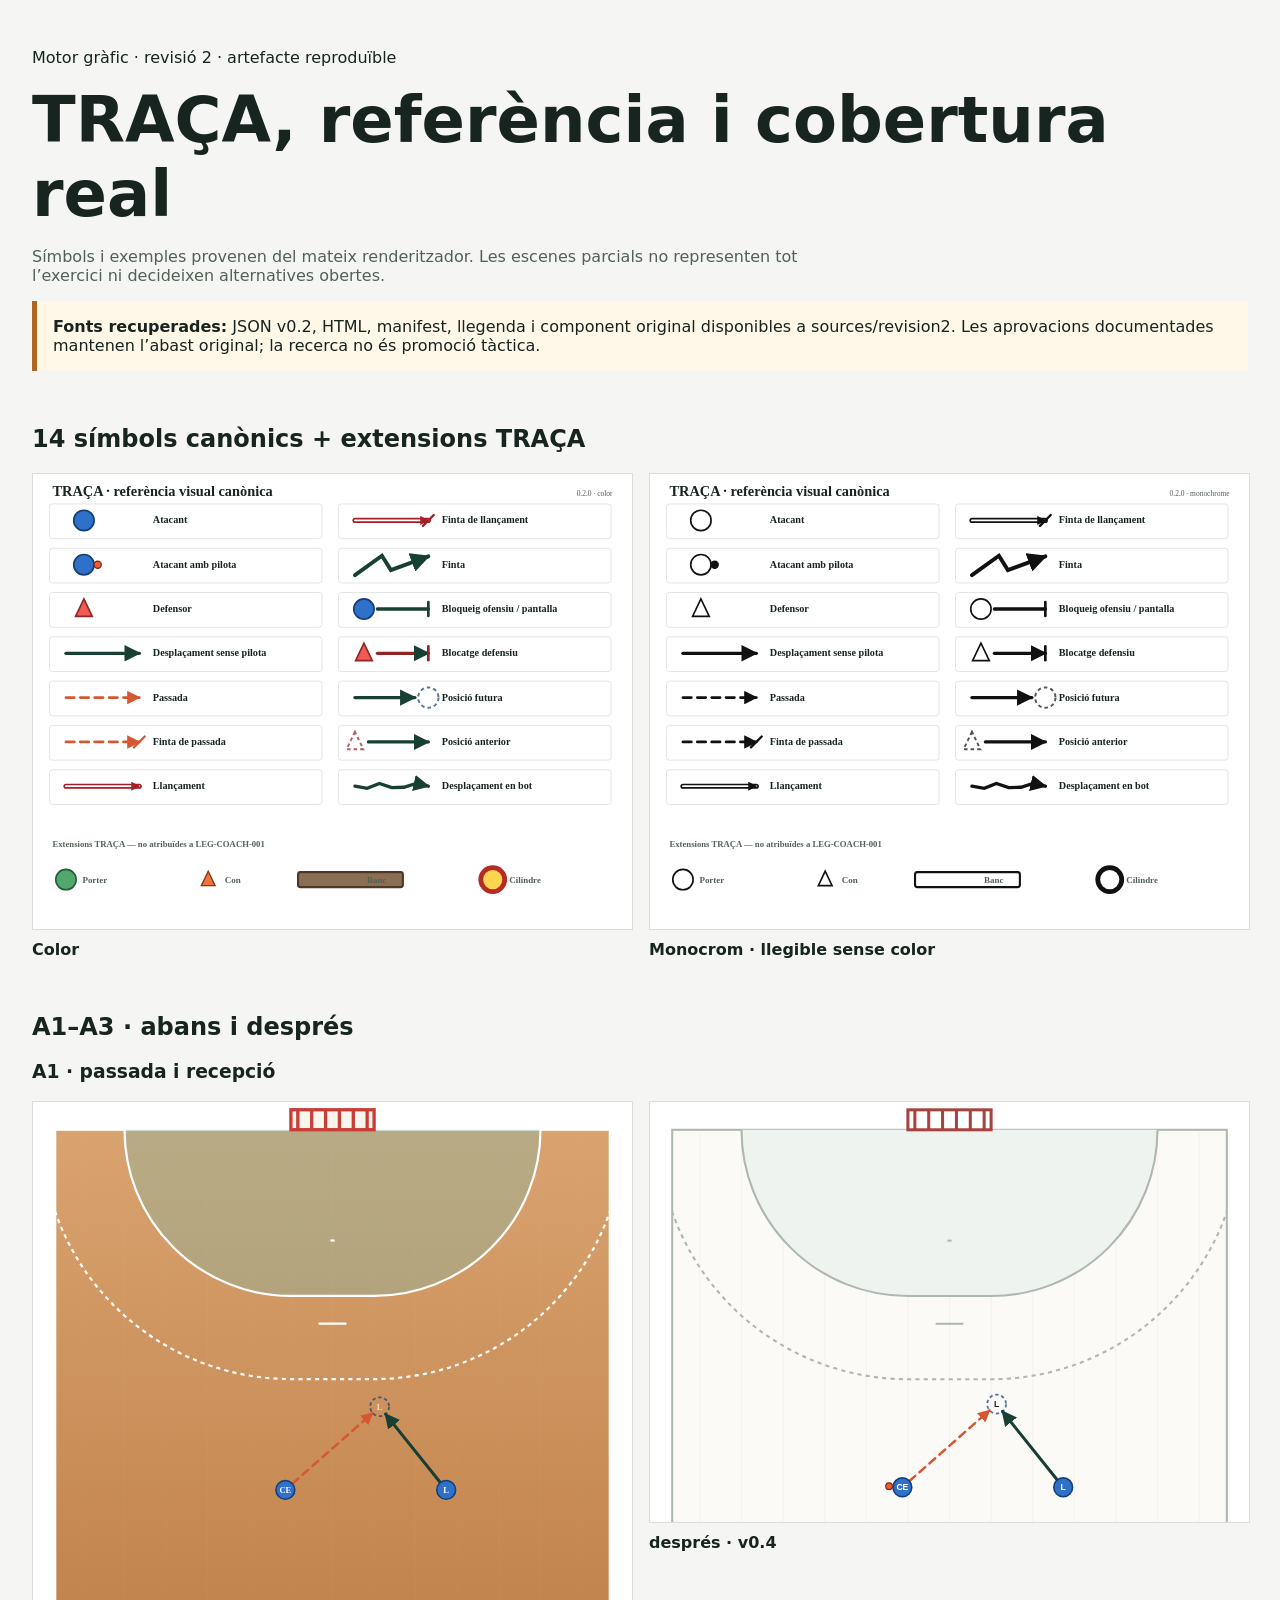
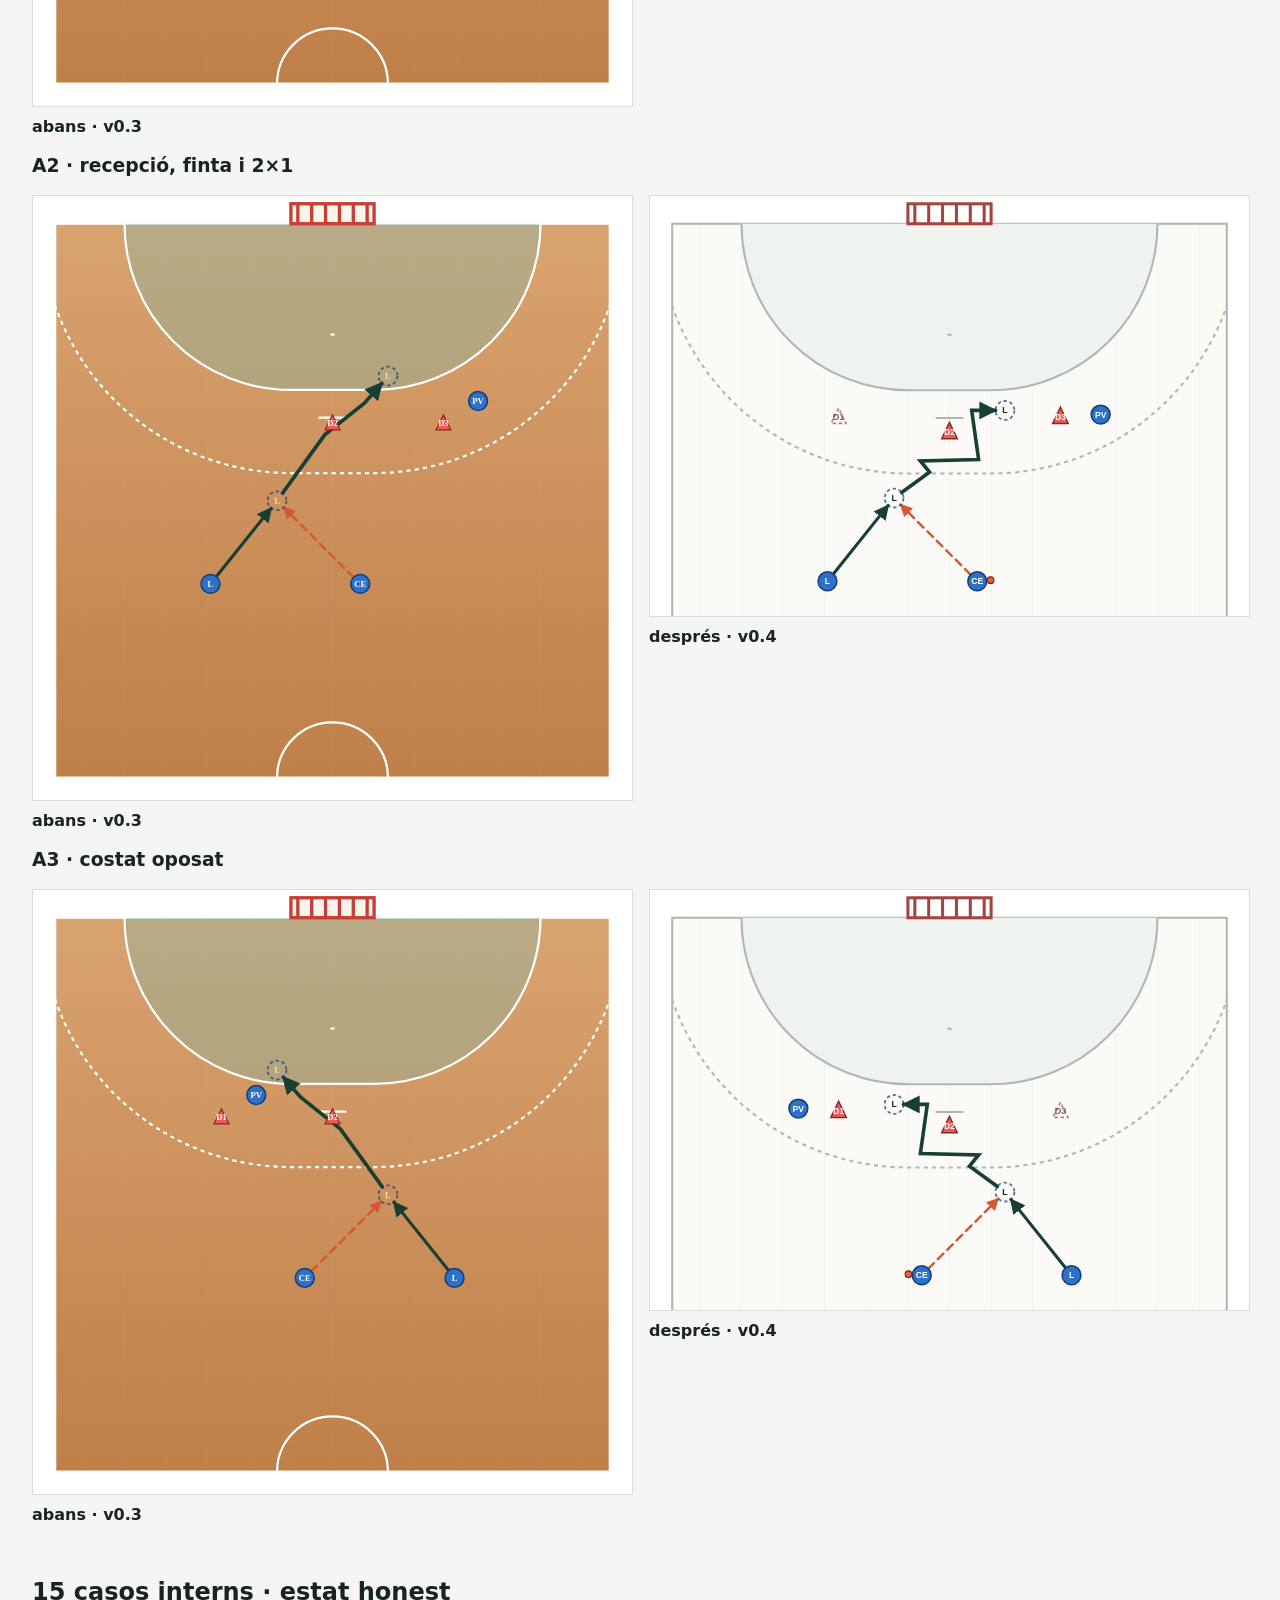
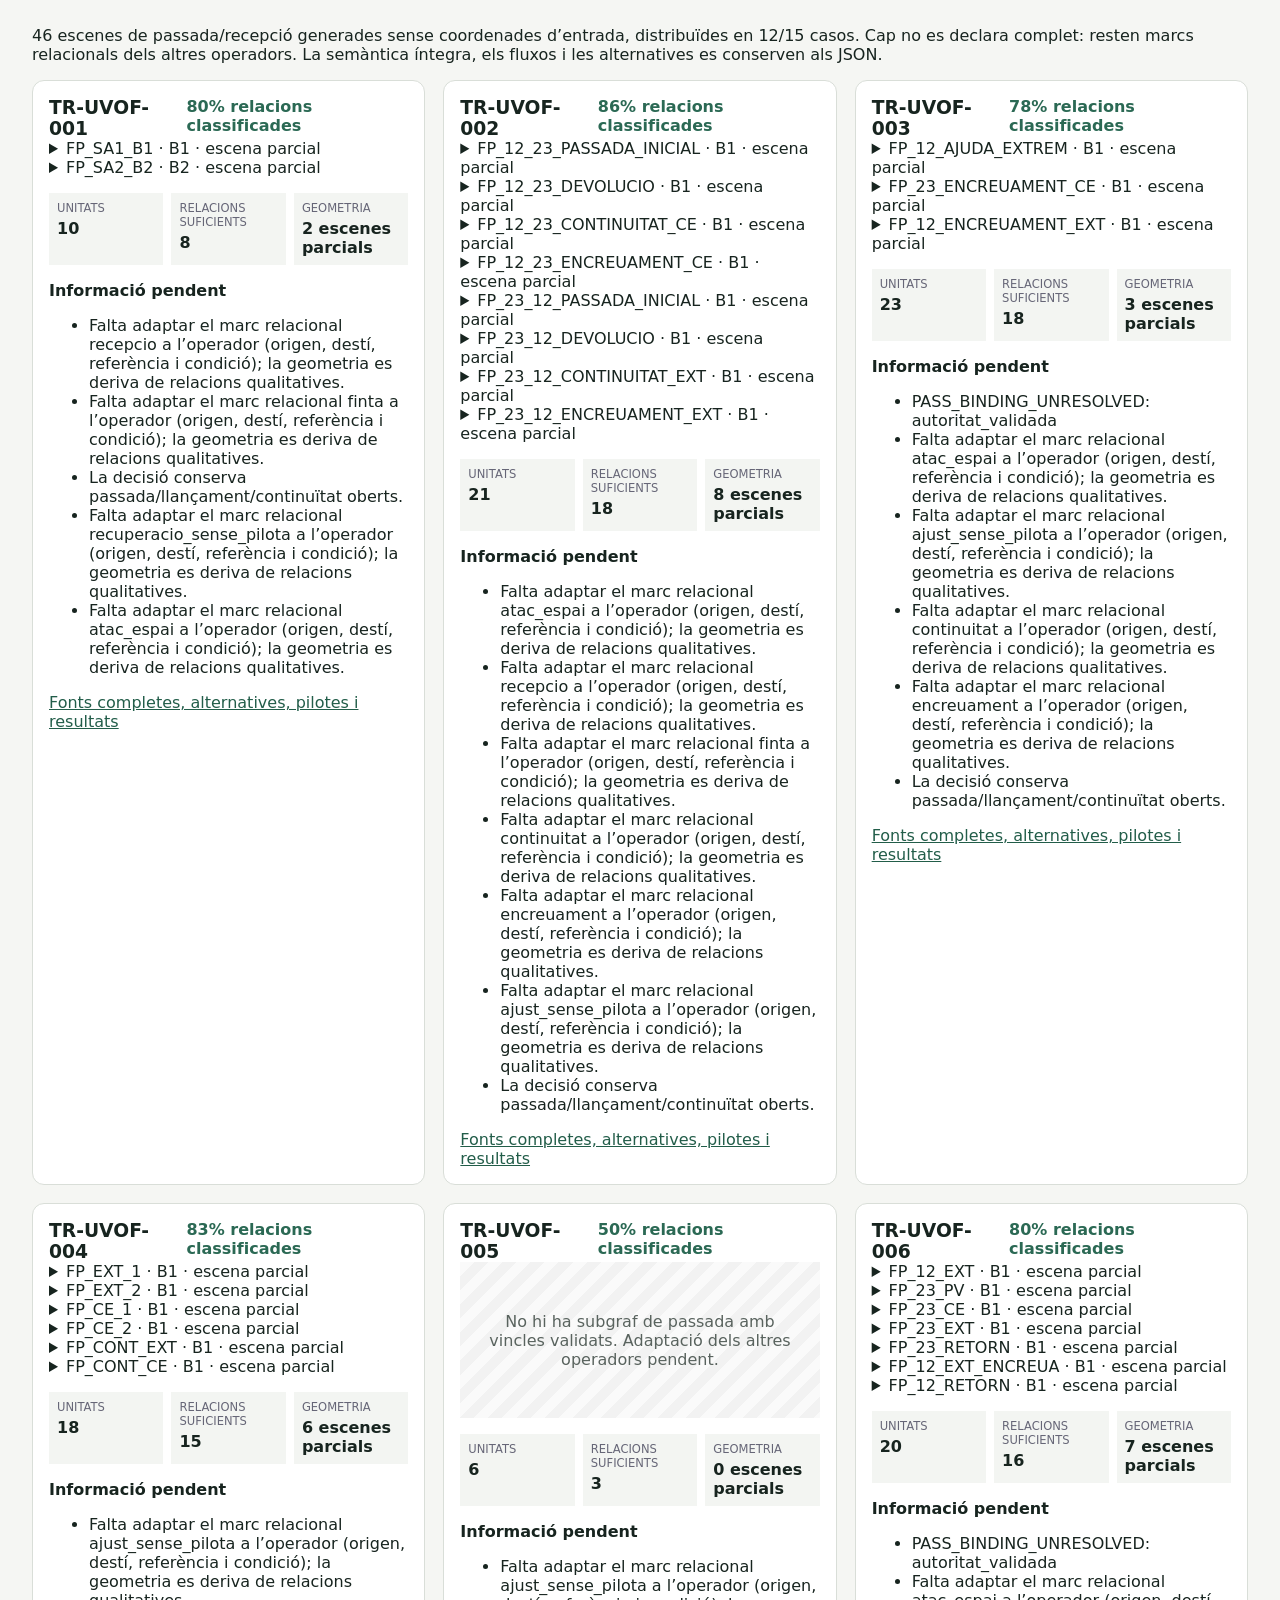
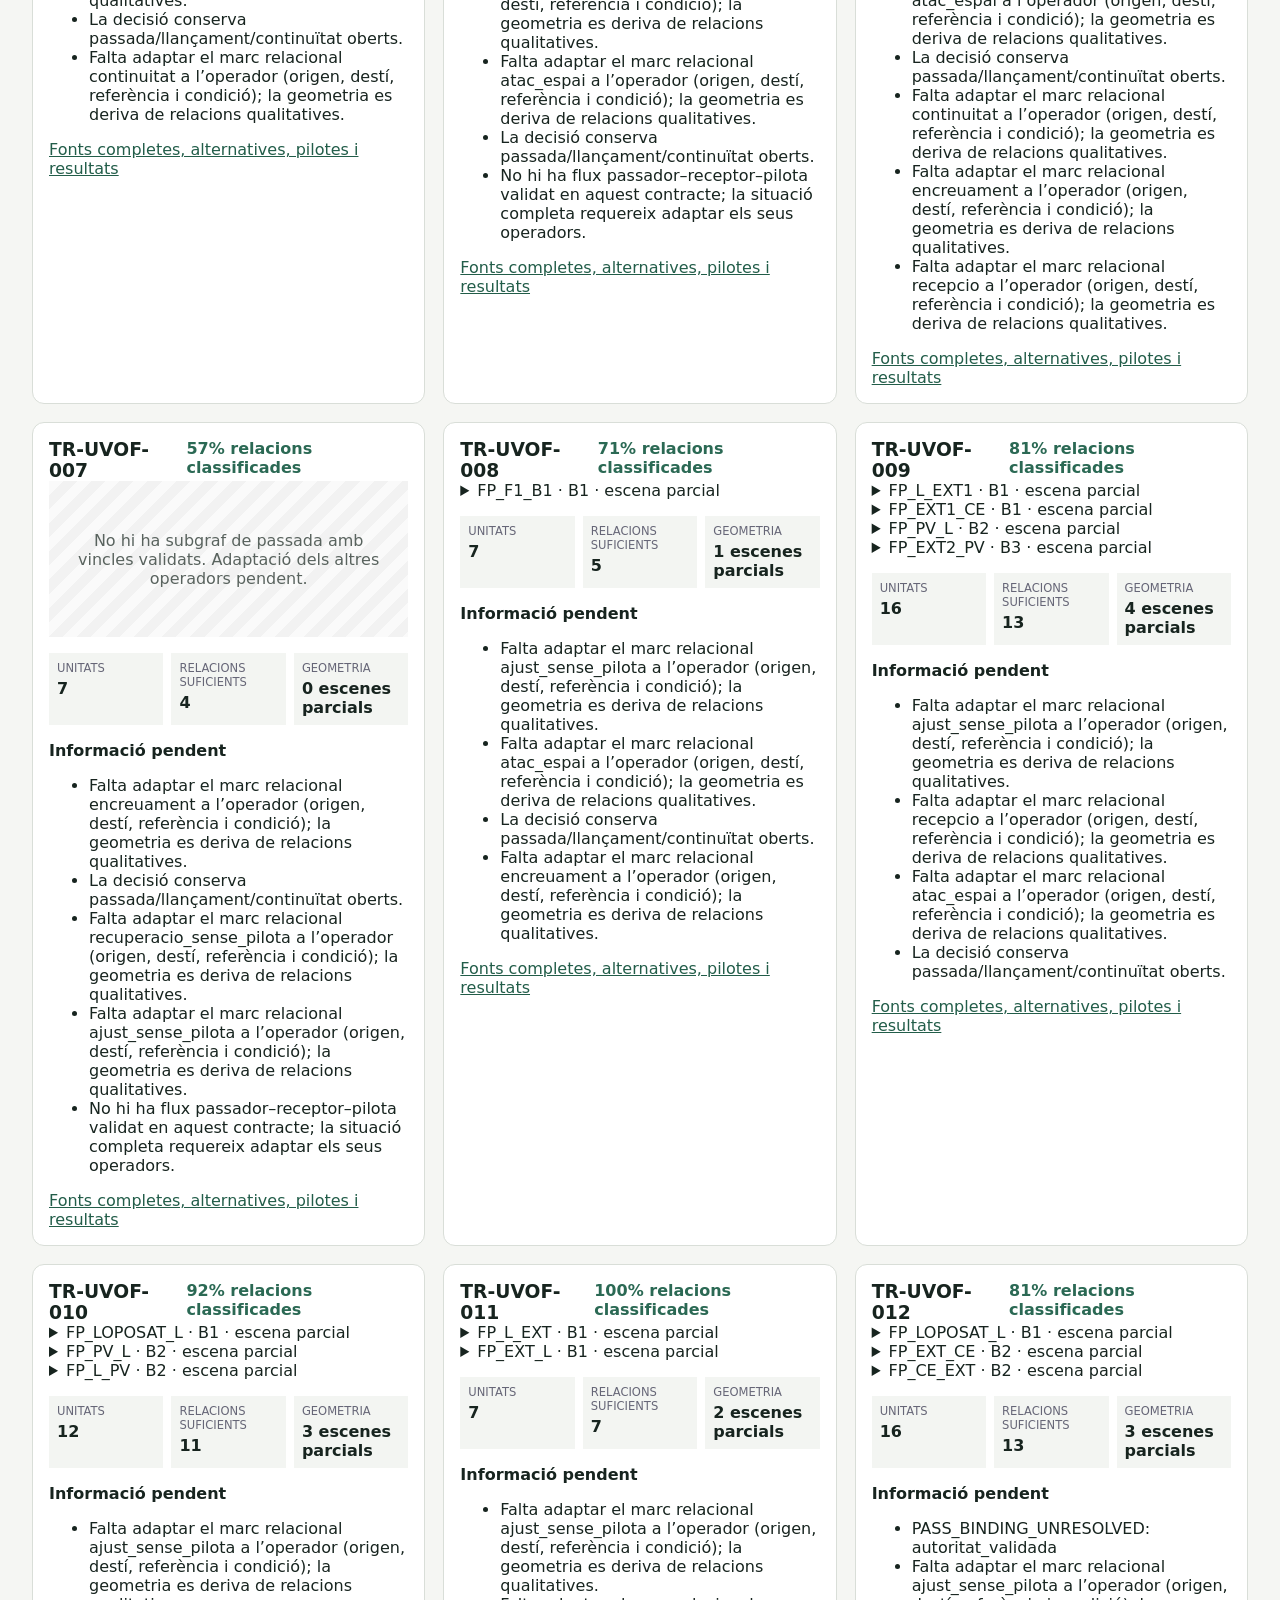
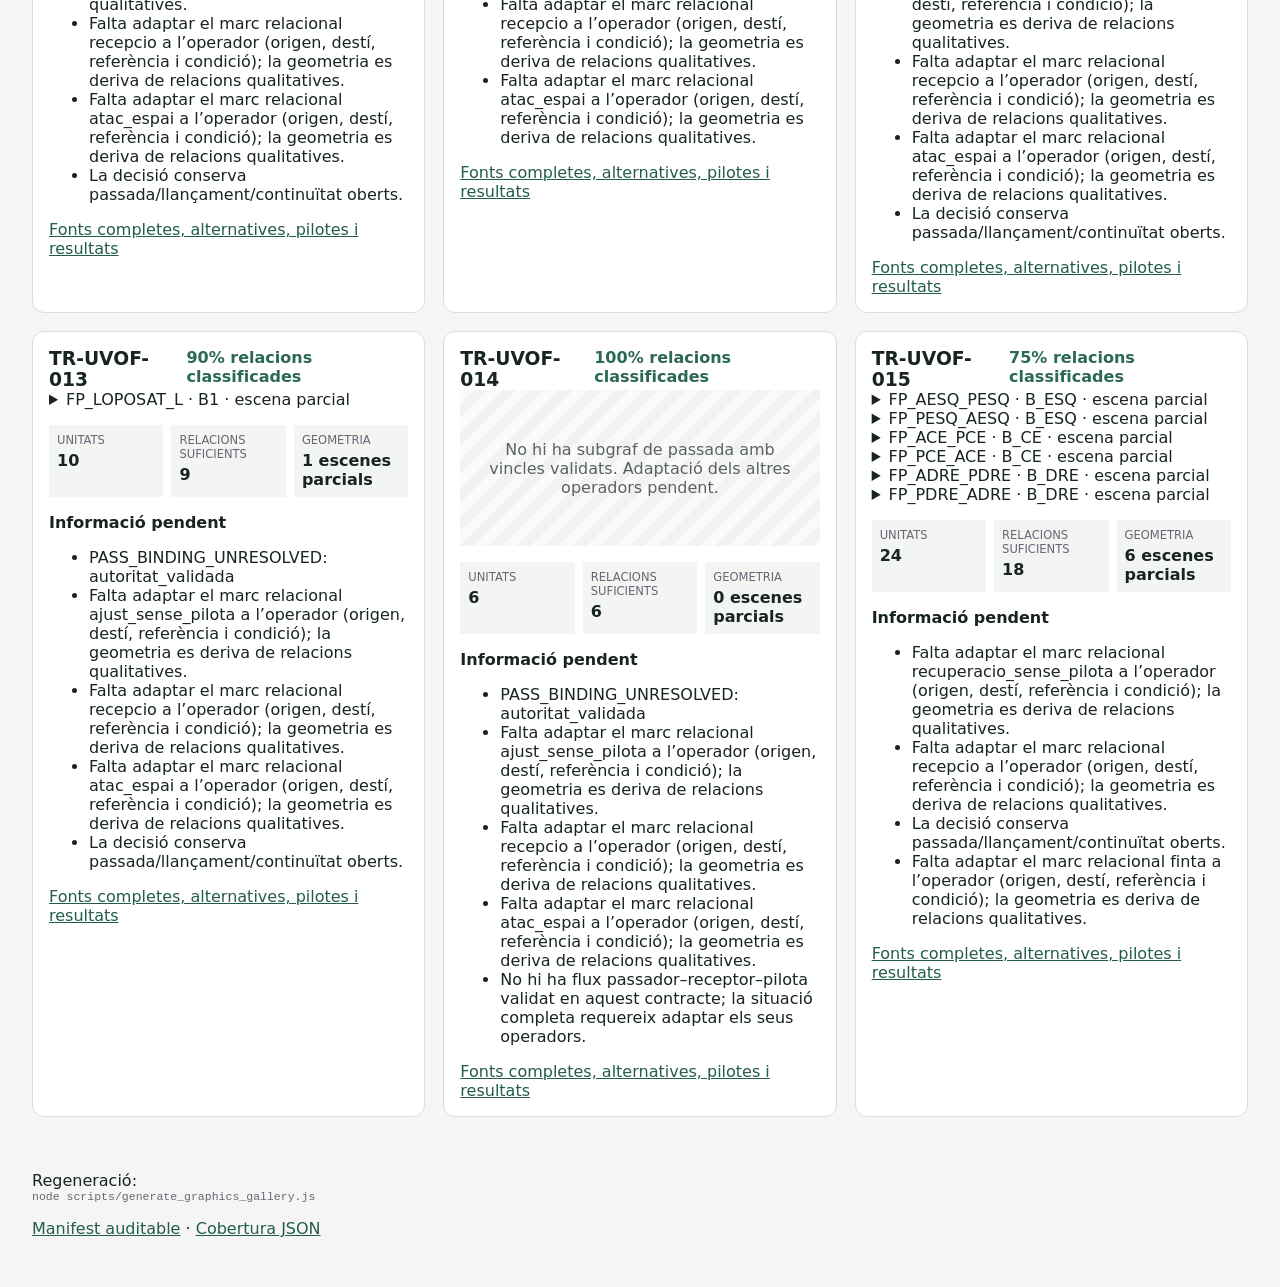
<file: examples/graphics-gallery/index.html>
<!doctype html><html lang="ca"><head><meta charset="utf-8"><meta name="viewport" content="width=device-width,initial-scale=1"><title>TRAÇA · galeria del motor gràfic</title><style>
  :root{font-family:Inter,system-ui,sans-serif;color:#17241f;background:#f5f6f3}body{margin:0}main{max-width:1440px;margin:auto;padding:32px}h1{font-size:clamp(2rem,5vw,4rem);margin:.1em 0}.lead{max-width:78ch;color:#526056}.notice{padding:16px;border-left:5px solid #b06724;background:#fff7e8}.sheets,.compare,.cases{display:grid;gap:18px}.sheets{grid-template-columns:repeat(auto-fit,minmax(420px,1fr))}.sheets img,.compare img,.case-card img{width:100%;background:#fff;border:1px solid #d9ded8}.compare{grid-template-columns:1fr 1fr}figure{margin:0}figcaption{font-weight:700;margin-top:6px}.cases{grid-template-columns:repeat(auto-fit,minmax(300px,1fr))}.case-card{background:white;border:1px solid #d9ded8;border-radius:12px;padding:16px}.case-card header{display:flex;justify-content:space-between;gap:12px}.case-card h3{margin:0}.case-card span{color:#2b6954;font-weight:800}.case-card dl{display:grid;grid-template-columns:repeat(3,1fr);gap:8px}.case-card dl div{background:#f3f5f2;padding:8px}.case-card dt{font-size:.72rem;text-transform:uppercase;color:#667}.case-card dd{margin:4px 0 0;font-weight:700}.not-generated{min-height:120px;display:grid;place-items:center;text-align:center;padding:18px;background:repeating-linear-gradient(135deg,#fafafa,#fafafa 10px,#f2f2f2 10px,#f2f2f2 20px);color:#59635e}code{display:block;white-space:normal;font-size:.72rem;color:#667}section{margin:54px 0}a{color:#225d49}@media(max-width:700px){main{padding:18px}.sheets{grid-template-columns:1fr}.compare{grid-template-columns:1fr}.case-card dl{grid-template-columns:1fr}}
  </style></head><body><main><p>Motor gràfic · revisió 2 · artefacte reproduïble</p><h1>TRAÇA, referència i cobertura real</h1><p class="lead">Símbols i exemples provenen del mateix renderitzador. Les escenes parcials no representen tot l’exercici ni decideixen alternatives obertes.</p><aside class="notice"><strong>Fonts recuperades:</strong> JSON v0.2, HTML, manifest, llegenda i component original disponibles a sources/revision2. Les aprovacions documentades mantenen l’abast original; la recerca no és promoció tàctica.</aside>
  <section><h2>14 símbols canònics + extensions TRAÇA</h2><div class="sheets"><figure><img src="symbol-sheet-color.svg" alt="Làmina canònica en color"><figcaption>Color</figcaption></figure><figure><img src="symbol-sheet-monochrome.svg" alt="Làmina canònica monocroma"><figcaption>Monocrom · llegible sense color</figcaption></figure></div></section>
  <section><h2>A1–A3 · abans i després</h2><article><h3>A1 · passada i recepció</h3><div class="compare"><figure><img src="../general-geometry/comparison/a1-pass-reception-v0.3.svg" alt="A1 · passada i recepció, abans"><figcaption>abans · v0.3</figcaption></figure><figure><img src="../general-geometry/a1-pass-reception.svg" alt="A1 · passada i recepció, després"><figcaption>després · v0.4</figcaption></figure></div></article><article><h3>A2 · recepció, finta i 2×1</h3><div class="compare"><figure><img src="../general-geometry/comparison/a2-reception-feint-2x1-v0.3.svg" alt="A2 · recepció, finta i 2×1, abans"><figcaption>abans · v0.3</figcaption></figure><figure><img src="../general-geometry/a2-reception-feint-2x1.svg" alt="A2 · recepció, finta i 2×1, després"><figcaption>després · v0.4</figcaption></figure></div></article><article><h3>A3 · costat oposat</h3><div class="compare"><figure><img src="../general-geometry/comparison/a3-opposite-side-v0.3.svg" alt="A3 · costat oposat, abans"><figcaption>abans · v0.3</figcaption></figure><figure><img src="../general-geometry/a3-opposite-side.svg" alt="A3 · costat oposat, després"><figcaption>després · v0.4</figcaption></figure></div></article></section>
  <section><h2>15 casos interns · estat honest</h2><p>46 escenes de passada/recepció generades sense coordenades d’entrada, distribuïdes en 12/15 casos. Cap no es declara complet: resten marcs relacionals dels altres operadors. La semàntica íntegra, els fluxos i les alternatives es conserven als JSON.</p><div class="cases"><article class="case-card"><header><h3>TR-UVOF-001</h3><span>80% relacions classificades</span></header><details><summary>FP_SA1_B1 · B1 · escena parcial</summary><img src="TR-UVOF-001-scene-1.svg" alt="Subgraf de passada resolt; no és tot l’exercici"></details><details><summary>FP_SA2_B2 · B2 · escena parcial</summary><img src="TR-UVOF-001-scene-2.svg" alt="Subgraf de passada resolt; no és tot l’exercici"></details><dl><div><dt>unitats</dt><dd>10</dd></div><div><dt>relacions suficients</dt><dd>8</dd></div><div><dt>geometria</dt><dd>2 escenes parcials</dd></div></dl><strong>Informació pendent</strong><ul><li>Falta adaptar el marc relacional recepcio a l’operador (origen, destí, referència i condició); la geometria es deriva de relacions qualitatives.</li><li>Falta adaptar el marc relacional finta a l’operador (origen, destí, referència i condició); la geometria es deriva de relacions qualitatives.</li><li>La decisió conserva passada/llançament/continuïtat oberts.</li><li>Falta adaptar el marc relacional recuperacio_sense_pilota a l’operador (origen, destí, referència i condició); la geometria es deriva de relacions qualitatives.</li><li>Falta adaptar el marc relacional atac_espai a l’operador (origen, destí, referència i condició); la geometria es deriva de relacions qualitatives.</li></ul><a href="TR-UVOF-001-scenes.json">Fonts completes, alternatives, pilotes i resultats</a></article><article class="case-card"><header><h3>TR-UVOF-002</h3><span>86% relacions classificades</span></header><details><summary>FP_12_23_PASSADA_INICIAL · B1 · escena parcial</summary><img src="TR-UVOF-002-scene-1.svg" alt="Subgraf de passada resolt; no és tot l’exercici"></details><details><summary>FP_12_23_DEVOLUCIO · B1 · escena parcial</summary><img src="TR-UVOF-002-scene-2.svg" alt="Subgraf de passada resolt; no és tot l’exercici"></details><details><summary>FP_12_23_CONTINUITAT_CE · B1 · escena parcial</summary><img src="TR-UVOF-002-scene-3.svg" alt="Subgraf de passada resolt; no és tot l’exercici"></details><details><summary>FP_12_23_ENCREUAMENT_CE · B1 · escena parcial</summary><img src="TR-UVOF-002-scene-4.svg" alt="Subgraf de passada resolt; no és tot l’exercici"></details><details><summary>FP_23_12_PASSADA_INICIAL · B1 · escena parcial</summary><img src="TR-UVOF-002-scene-5.svg" alt="Subgraf de passada resolt; no és tot l’exercici"></details><details><summary>FP_23_12_DEVOLUCIO · B1 · escena parcial</summary><img src="TR-UVOF-002-scene-6.svg" alt="Subgraf de passada resolt; no és tot l’exercici"></details><details><summary>FP_23_12_CONTINUITAT_EXT · B1 · escena parcial</summary><img src="TR-UVOF-002-scene-7.svg" alt="Subgraf de passada resolt; no és tot l’exercici"></details><details><summary>FP_23_12_ENCREUAMENT_EXT · B1 · escena parcial</summary><img src="TR-UVOF-002-scene-8.svg" alt="Subgraf de passada resolt; no és tot l’exercici"></details><dl><div><dt>unitats</dt><dd>21</dd></div><div><dt>relacions suficients</dt><dd>18</dd></div><div><dt>geometria</dt><dd>8 escenes parcials</dd></div></dl><strong>Informació pendent</strong><ul><li>Falta adaptar el marc relacional atac_espai a l’operador (origen, destí, referència i condició); la geometria es deriva de relacions qualitatives.</li><li>Falta adaptar el marc relacional recepcio a l’operador (origen, destí, referència i condició); la geometria es deriva de relacions qualitatives.</li><li>Falta adaptar el marc relacional finta a l’operador (origen, destí, referència i condició); la geometria es deriva de relacions qualitatives.</li><li>Falta adaptar el marc relacional continuitat a l’operador (origen, destí, referència i condició); la geometria es deriva de relacions qualitatives.</li><li>Falta adaptar el marc relacional encreuament a l’operador (origen, destí, referència i condició); la geometria es deriva de relacions qualitatives.</li><li>Falta adaptar el marc relacional ajust_sense_pilota a l’operador (origen, destí, referència i condició); la geometria es deriva de relacions qualitatives.</li><li>La decisió conserva passada/llançament/continuïtat oberts.</li></ul><a href="TR-UVOF-002-scenes.json">Fonts completes, alternatives, pilotes i resultats</a></article><article class="case-card"><header><h3>TR-UVOF-003</h3><span>78% relacions classificades</span></header><details><summary>FP_12_AJUDA_EXTREM · B1 · escena parcial</summary><img src="TR-UVOF-003-scene-1.svg" alt="Subgraf de passada resolt; no és tot l’exercici"></details><details><summary>FP_23_ENCREUAMENT_CE · B1 · escena parcial</summary><img src="TR-UVOF-003-scene-2.svg" alt="Subgraf de passada resolt; no és tot l’exercici"></details><details><summary>FP_12_ENCREUAMENT_EXT · B1 · escena parcial</summary><img src="TR-UVOF-003-scene-3.svg" alt="Subgraf de passada resolt; no és tot l’exercici"></details><dl><div><dt>unitats</dt><dd>23</dd></div><div><dt>relacions suficients</dt><dd>18</dd></div><div><dt>geometria</dt><dd>3 escenes parcials</dd></div></dl><strong>Informació pendent</strong><ul><li>PASS_BINDING_UNRESOLVED: autoritat_validada</li><li>Falta adaptar el marc relacional atac_espai a l’operador (origen, destí, referència i condició); la geometria es deriva de relacions qualitatives.</li><li>Falta adaptar el marc relacional ajust_sense_pilota a l’operador (origen, destí, referència i condició); la geometria es deriva de relacions qualitatives.</li><li>Falta adaptar el marc relacional continuitat a l’operador (origen, destí, referència i condició); la geometria es deriva de relacions qualitatives.</li><li>Falta adaptar el marc relacional encreuament a l’operador (origen, destí, referència i condició); la geometria es deriva de relacions qualitatives.</li><li>La decisió conserva passada/llançament/continuïtat oberts.</li></ul><a href="TR-UVOF-003-scenes.json">Fonts completes, alternatives, pilotes i resultats</a></article><article class="case-card"><header><h3>TR-UVOF-004</h3><span>83% relacions classificades</span></header><details><summary>FP_EXT_1 · B1 · escena parcial</summary><img src="TR-UVOF-004-scene-1.svg" alt="Subgraf de passada resolt; no és tot l’exercici"></details><details><summary>FP_EXT_2 · B1 · escena parcial</summary><img src="TR-UVOF-004-scene-2.svg" alt="Subgraf de passada resolt; no és tot l’exercici"></details><details><summary>FP_CE_1 · B1 · escena parcial</summary><img src="TR-UVOF-004-scene-3.svg" alt="Subgraf de passada resolt; no és tot l’exercici"></details><details><summary>FP_CE_2 · B1 · escena parcial</summary><img src="TR-UVOF-004-scene-4.svg" alt="Subgraf de passada resolt; no és tot l’exercici"></details><details><summary>FP_CONT_EXT · B1 · escena parcial</summary><img src="TR-UVOF-004-scene-5.svg" alt="Subgraf de passada resolt; no és tot l’exercici"></details><details><summary>FP_CONT_CE · B1 · escena parcial</summary><img src="TR-UVOF-004-scene-6.svg" alt="Subgraf de passada resolt; no és tot l’exercici"></details><dl><div><dt>unitats</dt><dd>18</dd></div><div><dt>relacions suficients</dt><dd>15</dd></div><div><dt>geometria</dt><dd>6 escenes parcials</dd></div></dl><strong>Informació pendent</strong><ul><li>Falta adaptar el marc relacional ajust_sense_pilota a l’operador (origen, destí, referència i condició); la geometria es deriva de relacions qualitatives.</li><li>La decisió conserva passada/llançament/continuïtat oberts.</li><li>Falta adaptar el marc relacional continuitat a l’operador (origen, destí, referència i condició); la geometria es deriva de relacions qualitatives.</li></ul><a href="TR-UVOF-004-scenes.json">Fonts completes, alternatives, pilotes i resultats</a></article><article class="case-card"><header><h3>TR-UVOF-005</h3><span>50% relacions classificades</span></header><div class="not-generated">No hi ha subgraf de passada amb vincles validats. Adaptació dels altres operadors pendent.</div><dl><div><dt>unitats</dt><dd>6</dd></div><div><dt>relacions suficients</dt><dd>3</dd></div><div><dt>geometria</dt><dd>0 escenes parcials</dd></div></dl><strong>Informació pendent</strong><ul><li>Falta adaptar el marc relacional ajust_sense_pilota a l’operador (origen, destí, referència i condició); la geometria es deriva de relacions qualitatives.</li><li>Falta adaptar el marc relacional atac_espai a l’operador (origen, destí, referència i condició); la geometria es deriva de relacions qualitatives.</li><li>La decisió conserva passada/llançament/continuïtat oberts.</li><li>No hi ha flux passador–receptor–pilota validat en aquest contracte; la situació completa requereix adaptar els seus operadors.</li></ul><a href="TR-UVOF-005-scenes.json">Fonts completes, alternatives, pilotes i resultats</a></article><article class="case-card"><header><h3>TR-UVOF-006</h3><span>80% relacions classificades</span></header><details><summary>FP_12_EXT · B1 · escena parcial</summary><img src="TR-UVOF-006-scene-1.svg" alt="Subgraf de passada resolt; no és tot l’exercici"></details><details><summary>FP_23_PV · B1 · escena parcial</summary><img src="TR-UVOF-006-scene-2.svg" alt="Subgraf de passada resolt; no és tot l’exercici"></details><details><summary>FP_23_CE · B1 · escena parcial</summary><img src="TR-UVOF-006-scene-3.svg" alt="Subgraf de passada resolt; no és tot l’exercici"></details><details><summary>FP_23_EXT · B1 · escena parcial</summary><img src="TR-UVOF-006-scene-4.svg" alt="Subgraf de passada resolt; no és tot l’exercici"></details><details><summary>FP_23_RETORN · B1 · escena parcial</summary><img src="TR-UVOF-006-scene-5.svg" alt="Subgraf de passada resolt; no és tot l’exercici"></details><details><summary>FP_12_EXT_ENCREUA · B1 · escena parcial</summary><img src="TR-UVOF-006-scene-6.svg" alt="Subgraf de passada resolt; no és tot l’exercici"></details><details><summary>FP_12_RETORN · B1 · escena parcial</summary><img src="TR-UVOF-006-scene-7.svg" alt="Subgraf de passada resolt; no és tot l’exercici"></details><dl><div><dt>unitats</dt><dd>20</dd></div><div><dt>relacions suficients</dt><dd>16</dd></div><div><dt>geometria</dt><dd>7 escenes parcials</dd></div></dl><strong>Informació pendent</strong><ul><li>PASS_BINDING_UNRESOLVED: autoritat_validada</li><li>Falta adaptar el marc relacional atac_espai a l’operador (origen, destí, referència i condició); la geometria es deriva de relacions qualitatives.</li><li>La decisió conserva passada/llançament/continuïtat oberts.</li><li>Falta adaptar el marc relacional continuitat a l’operador (origen, destí, referència i condició); la geometria es deriva de relacions qualitatives.</li><li>Falta adaptar el marc relacional encreuament a l’operador (origen, destí, referència i condició); la geometria es deriva de relacions qualitatives.</li><li>Falta adaptar el marc relacional recepcio a l’operador (origen, destí, referència i condició); la geometria es deriva de relacions qualitatives.</li></ul><a href="TR-UVOF-006-scenes.json">Fonts completes, alternatives, pilotes i resultats</a></article><article class="case-card"><header><h3>TR-UVOF-007</h3><span>57% relacions classificades</span></header><div class="not-generated">No hi ha subgraf de passada amb vincles validats. Adaptació dels altres operadors pendent.</div><dl><div><dt>unitats</dt><dd>7</dd></div><div><dt>relacions suficients</dt><dd>4</dd></div><div><dt>geometria</dt><dd>0 escenes parcials</dd></div></dl><strong>Informació pendent</strong><ul><li>Falta adaptar el marc relacional encreuament a l’operador (origen, destí, referència i condició); la geometria es deriva de relacions qualitatives.</li><li>La decisió conserva passada/llançament/continuïtat oberts.</li><li>Falta adaptar el marc relacional recuperacio_sense_pilota a l’operador (origen, destí, referència i condició); la geometria es deriva de relacions qualitatives.</li><li>Falta adaptar el marc relacional ajust_sense_pilota a l’operador (origen, destí, referència i condició); la geometria es deriva de relacions qualitatives.</li><li>No hi ha flux passador–receptor–pilota validat en aquest contracte; la situació completa requereix adaptar els seus operadors.</li></ul><a href="TR-UVOF-007-scenes.json">Fonts completes, alternatives, pilotes i resultats</a></article><article class="case-card"><header><h3>TR-UVOF-008</h3><span>71% relacions classificades</span></header><details><summary>FP_F1_B1 · B1 · escena parcial</summary><img src="TR-UVOF-008-scene-1.svg" alt="Subgraf de passada resolt; no és tot l’exercici"></details><dl><div><dt>unitats</dt><dd>7</dd></div><div><dt>relacions suficients</dt><dd>5</dd></div><div><dt>geometria</dt><dd>1 escenes parcials</dd></div></dl><strong>Informació pendent</strong><ul><li>Falta adaptar el marc relacional ajust_sense_pilota a l’operador (origen, destí, referència i condició); la geometria es deriva de relacions qualitatives.</li><li>Falta adaptar el marc relacional atac_espai a l’operador (origen, destí, referència i condició); la geometria es deriva de relacions qualitatives.</li><li>La decisió conserva passada/llançament/continuïtat oberts.</li><li>Falta adaptar el marc relacional encreuament a l’operador (origen, destí, referència i condició); la geometria es deriva de relacions qualitatives.</li></ul><a href="TR-UVOF-008-scenes.json">Fonts completes, alternatives, pilotes i resultats</a></article><article class="case-card"><header><h3>TR-UVOF-009</h3><span>81% relacions classificades</span></header><details><summary>FP_L_EXT1 · B1 · escena parcial</summary><img src="TR-UVOF-009-scene-1.svg" alt="Subgraf de passada resolt; no és tot l’exercici"></details><details><summary>FP_EXT1_CE · B1 · escena parcial</summary><img src="TR-UVOF-009-scene-2.svg" alt="Subgraf de passada resolt; no és tot l’exercici"></details><details><summary>FP_PV_L · B2 · escena parcial</summary><img src="TR-UVOF-009-scene-3.svg" alt="Subgraf de passada resolt; no és tot l’exercici"></details><details><summary>FP_EXT2_PV · B3 · escena parcial</summary><img src="TR-UVOF-009-scene-4.svg" alt="Subgraf de passada resolt; no és tot l’exercici"></details><dl><div><dt>unitats</dt><dd>16</dd></div><div><dt>relacions suficients</dt><dd>13</dd></div><div><dt>geometria</dt><dd>4 escenes parcials</dd></div></dl><strong>Informació pendent</strong><ul><li>Falta adaptar el marc relacional ajust_sense_pilota a l’operador (origen, destí, referència i condició); la geometria es deriva de relacions qualitatives.</li><li>Falta adaptar el marc relacional recepcio a l’operador (origen, destí, referència i condició); la geometria es deriva de relacions qualitatives.</li><li>Falta adaptar el marc relacional atac_espai a l’operador (origen, destí, referència i condició); la geometria es deriva de relacions qualitatives.</li><li>La decisió conserva passada/llançament/continuïtat oberts.</li></ul><a href="TR-UVOF-009-scenes.json">Fonts completes, alternatives, pilotes i resultats</a></article><article class="case-card"><header><h3>TR-UVOF-010</h3><span>92% relacions classificades</span></header><details><summary>FP_LOPOSAT_L · B1 · escena parcial</summary><img src="TR-UVOF-010-scene-1.svg" alt="Subgraf de passada resolt; no és tot l’exercici"></details><details><summary>FP_PV_L · B2 · escena parcial</summary><img src="TR-UVOF-010-scene-2.svg" alt="Subgraf de passada resolt; no és tot l’exercici"></details><details><summary>FP_L_PV · B2 · escena parcial</summary><img src="TR-UVOF-010-scene-3.svg" alt="Subgraf de passada resolt; no és tot l’exercici"></details><dl><div><dt>unitats</dt><dd>12</dd></div><div><dt>relacions suficients</dt><dd>11</dd></div><div><dt>geometria</dt><dd>3 escenes parcials</dd></div></dl><strong>Informació pendent</strong><ul><li>Falta adaptar el marc relacional ajust_sense_pilota a l’operador (origen, destí, referència i condició); la geometria es deriva de relacions qualitatives.</li><li>Falta adaptar el marc relacional recepcio a l’operador (origen, destí, referència i condició); la geometria es deriva de relacions qualitatives.</li><li>Falta adaptar el marc relacional atac_espai a l’operador (origen, destí, referència i condició); la geometria es deriva de relacions qualitatives.</li><li>La decisió conserva passada/llançament/continuïtat oberts.</li></ul><a href="TR-UVOF-010-scenes.json">Fonts completes, alternatives, pilotes i resultats</a></article><article class="case-card"><header><h3>TR-UVOF-011</h3><span>100% relacions classificades</span></header><details><summary>FP_L_EXT · B1 · escena parcial</summary><img src="TR-UVOF-011-scene-1.svg" alt="Subgraf de passada resolt; no és tot l’exercici"></details><details><summary>FP_EXT_L · B1 · escena parcial</summary><img src="TR-UVOF-011-scene-2.svg" alt="Subgraf de passada resolt; no és tot l’exercici"></details><dl><div><dt>unitats</dt><dd>7</dd></div><div><dt>relacions suficients</dt><dd>7</dd></div><div><dt>geometria</dt><dd>2 escenes parcials</dd></div></dl><strong>Informació pendent</strong><ul><li>Falta adaptar el marc relacional ajust_sense_pilota a l’operador (origen, destí, referència i condició); la geometria es deriva de relacions qualitatives.</li><li>Falta adaptar el marc relacional recepcio a l’operador (origen, destí, referència i condició); la geometria es deriva de relacions qualitatives.</li><li>Falta adaptar el marc relacional atac_espai a l’operador (origen, destí, referència i condició); la geometria es deriva de relacions qualitatives.</li></ul><a href="TR-UVOF-011-scenes.json">Fonts completes, alternatives, pilotes i resultats</a></article><article class="case-card"><header><h3>TR-UVOF-012</h3><span>81% relacions classificades</span></header><details><summary>FP_LOPOSAT_L · B1 · escena parcial</summary><img src="TR-UVOF-012-scene-1.svg" alt="Subgraf de passada resolt; no és tot l’exercici"></details><details><summary>FP_EXT_CE · B2 · escena parcial</summary><img src="TR-UVOF-012-scene-2.svg" alt="Subgraf de passada resolt; no és tot l’exercici"></details><details><summary>FP_CE_EXT · B2 · escena parcial</summary><img src="TR-UVOF-012-scene-3.svg" alt="Subgraf de passada resolt; no és tot l’exercici"></details><dl><div><dt>unitats</dt><dd>16</dd></div><div><dt>relacions suficients</dt><dd>13</dd></div><div><dt>geometria</dt><dd>3 escenes parcials</dd></div></dl><strong>Informació pendent</strong><ul><li>PASS_BINDING_UNRESOLVED: autoritat_validada</li><li>Falta adaptar el marc relacional ajust_sense_pilota a l’operador (origen, destí, referència i condició); la geometria es deriva de relacions qualitatives.</li><li>Falta adaptar el marc relacional recepcio a l’operador (origen, destí, referència i condició); la geometria es deriva de relacions qualitatives.</li><li>Falta adaptar el marc relacional atac_espai a l’operador (origen, destí, referència i condició); la geometria es deriva de relacions qualitatives.</li><li>La decisió conserva passada/llançament/continuïtat oberts.</li></ul><a href="TR-UVOF-012-scenes.json">Fonts completes, alternatives, pilotes i resultats</a></article><article class="case-card"><header><h3>TR-UVOF-013</h3><span>90% relacions classificades</span></header><details><summary>FP_LOPOSAT_L · B1 · escena parcial</summary><img src="TR-UVOF-013-scene-1.svg" alt="Subgraf de passada resolt; no és tot l’exercici"></details><dl><div><dt>unitats</dt><dd>10</dd></div><div><dt>relacions suficients</dt><dd>9</dd></div><div><dt>geometria</dt><dd>1 escenes parcials</dd></div></dl><strong>Informació pendent</strong><ul><li>PASS_BINDING_UNRESOLVED: autoritat_validada</li><li>Falta adaptar el marc relacional ajust_sense_pilota a l’operador (origen, destí, referència i condició); la geometria es deriva de relacions qualitatives.</li><li>Falta adaptar el marc relacional recepcio a l’operador (origen, destí, referència i condició); la geometria es deriva de relacions qualitatives.</li><li>Falta adaptar el marc relacional atac_espai a l’operador (origen, destí, referència i condició); la geometria es deriva de relacions qualitatives.</li><li>La decisió conserva passada/llançament/continuïtat oberts.</li></ul><a href="TR-UVOF-013-scenes.json">Fonts completes, alternatives, pilotes i resultats</a></article><article class="case-card"><header><h3>TR-UVOF-014</h3><span>100% relacions classificades</span></header><div class="not-generated">No hi ha subgraf de passada amb vincles validats. Adaptació dels altres operadors pendent.</div><dl><div><dt>unitats</dt><dd>6</dd></div><div><dt>relacions suficients</dt><dd>6</dd></div><div><dt>geometria</dt><dd>0 escenes parcials</dd></div></dl><strong>Informació pendent</strong><ul><li>PASS_BINDING_UNRESOLVED: autoritat_validada</li><li>Falta adaptar el marc relacional ajust_sense_pilota a l’operador (origen, destí, referència i condició); la geometria es deriva de relacions qualitatives.</li><li>Falta adaptar el marc relacional recepcio a l’operador (origen, destí, referència i condició); la geometria es deriva de relacions qualitatives.</li><li>Falta adaptar el marc relacional atac_espai a l’operador (origen, destí, referència i condició); la geometria es deriva de relacions qualitatives.</li><li>No hi ha flux passador–receptor–pilota validat en aquest contracte; la situació completa requereix adaptar els seus operadors.</li></ul><a href="TR-UVOF-014-scenes.json">Fonts completes, alternatives, pilotes i resultats</a></article><article class="case-card"><header><h3>TR-UVOF-015</h3><span>75% relacions classificades</span></header><details><summary>FP_AESQ_PESQ · B_ESQ · escena parcial</summary><img src="TR-UVOF-015-scene-1.svg" alt="Subgraf de passada resolt; no és tot l’exercici"></details><details><summary>FP_PESQ_AESQ · B_ESQ · escena parcial</summary><img src="TR-UVOF-015-scene-2.svg" alt="Subgraf de passada resolt; no és tot l’exercici"></details><details><summary>FP_ACE_PCE · B_CE · escena parcial</summary><img src="TR-UVOF-015-scene-3.svg" alt="Subgraf de passada resolt; no és tot l’exercici"></details><details><summary>FP_PCE_ACE · B_CE · escena parcial</summary><img src="TR-UVOF-015-scene-4.svg" alt="Subgraf de passada resolt; no és tot l’exercici"></details><details><summary>FP_ADRE_PDRE · B_DRE · escena parcial</summary><img src="TR-UVOF-015-scene-5.svg" alt="Subgraf de passada resolt; no és tot l’exercici"></details><details><summary>FP_PDRE_ADRE · B_DRE · escena parcial</summary><img src="TR-UVOF-015-scene-6.svg" alt="Subgraf de passada resolt; no és tot l’exercici"></details><dl><div><dt>unitats</dt><dd>24</dd></div><div><dt>relacions suficients</dt><dd>18</dd></div><div><dt>geometria</dt><dd>6 escenes parcials</dd></div></dl><strong>Informació pendent</strong><ul><li>Falta adaptar el marc relacional recuperacio_sense_pilota a l’operador (origen, destí, referència i condició); la geometria es deriva de relacions qualitatives.</li><li>Falta adaptar el marc relacional recepcio a l’operador (origen, destí, referència i condició); la geometria es deriva de relacions qualitatives.</li><li>La decisió conserva passada/llançament/continuïtat oberts.</li><li>Falta adaptar el marc relacional finta a l’operador (origen, destí, referència i condició); la geometria es deriva de relacions qualitatives.</li></ul><a href="TR-UVOF-015-scenes.json">Fonts completes, alternatives, pilotes i resultats</a></article></div></section>
  <footer><p>Regeneració: <code>node scripts/generate_graphics_gallery.js</code></p><p><a href="manifest.json">Manifest auditable</a> · <a href="coverage.json">Cobertura JSON</a></p></footer></main></body></html>
</file>
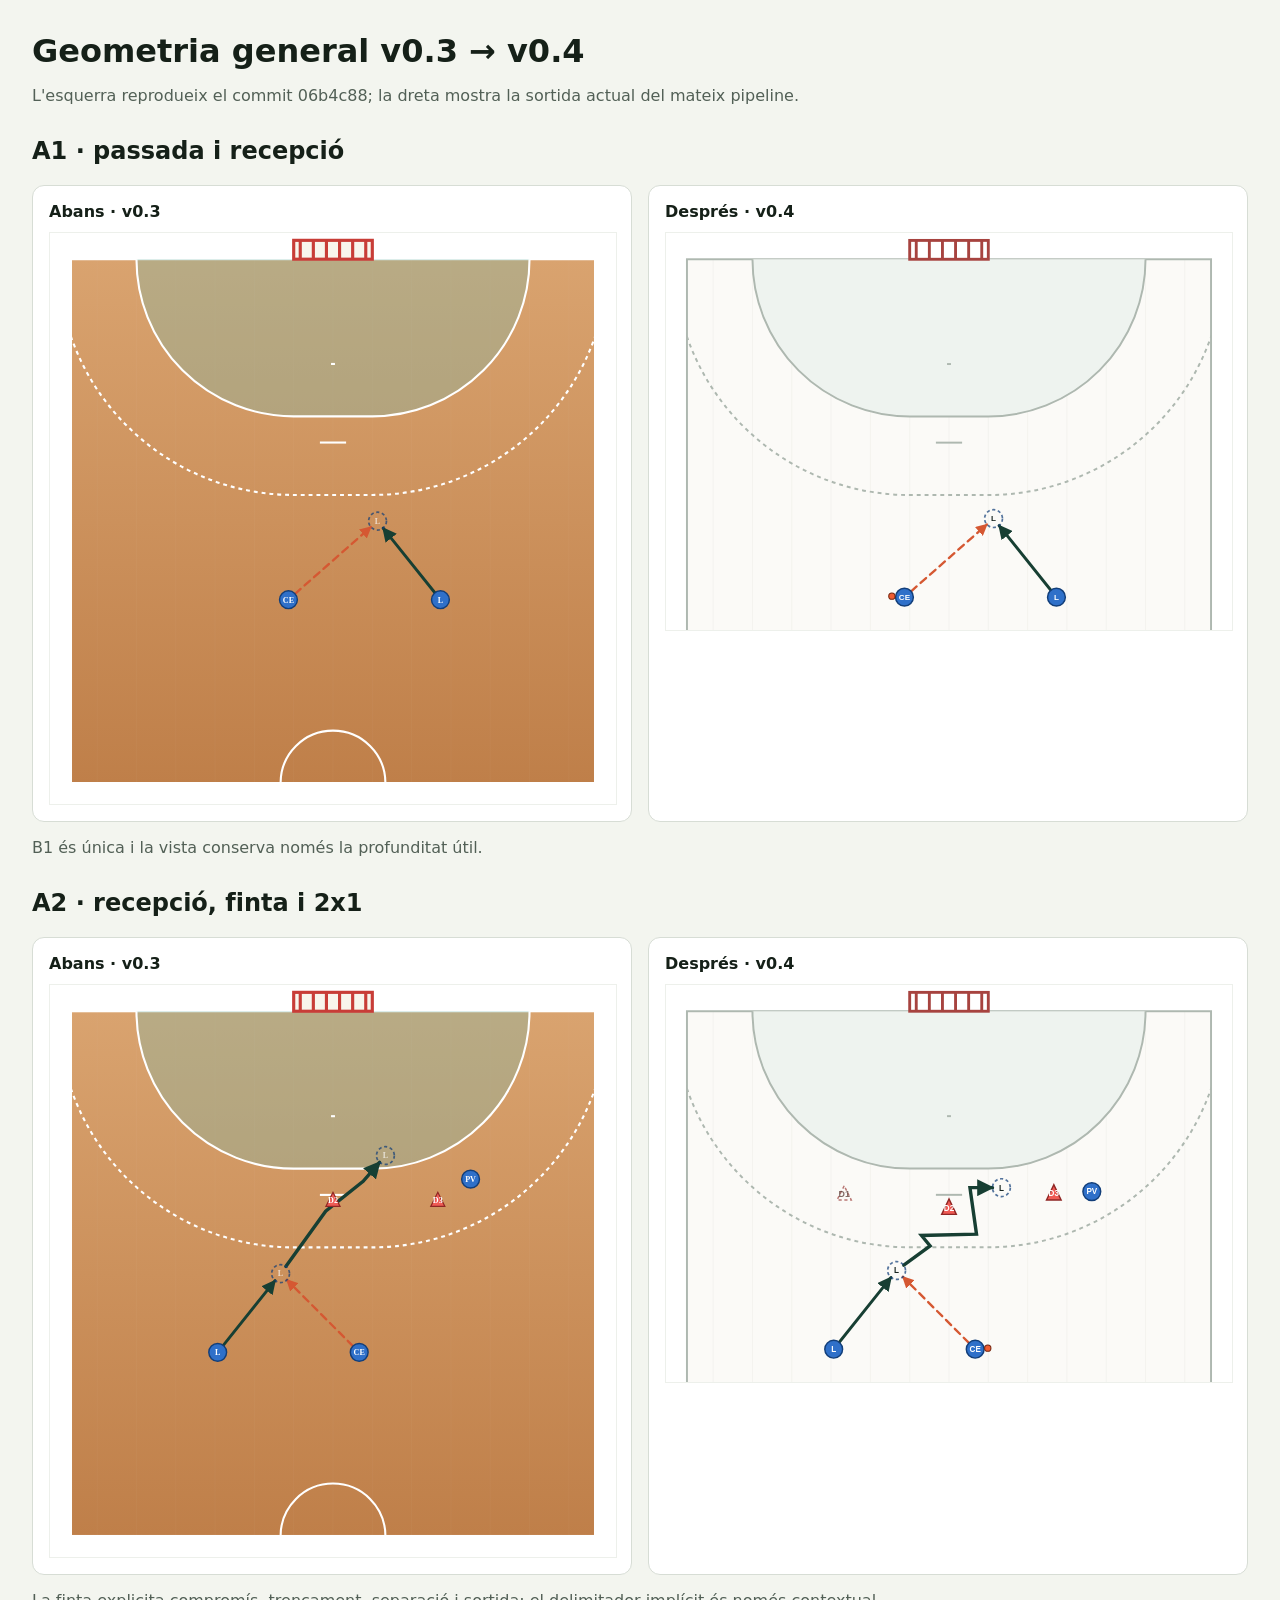
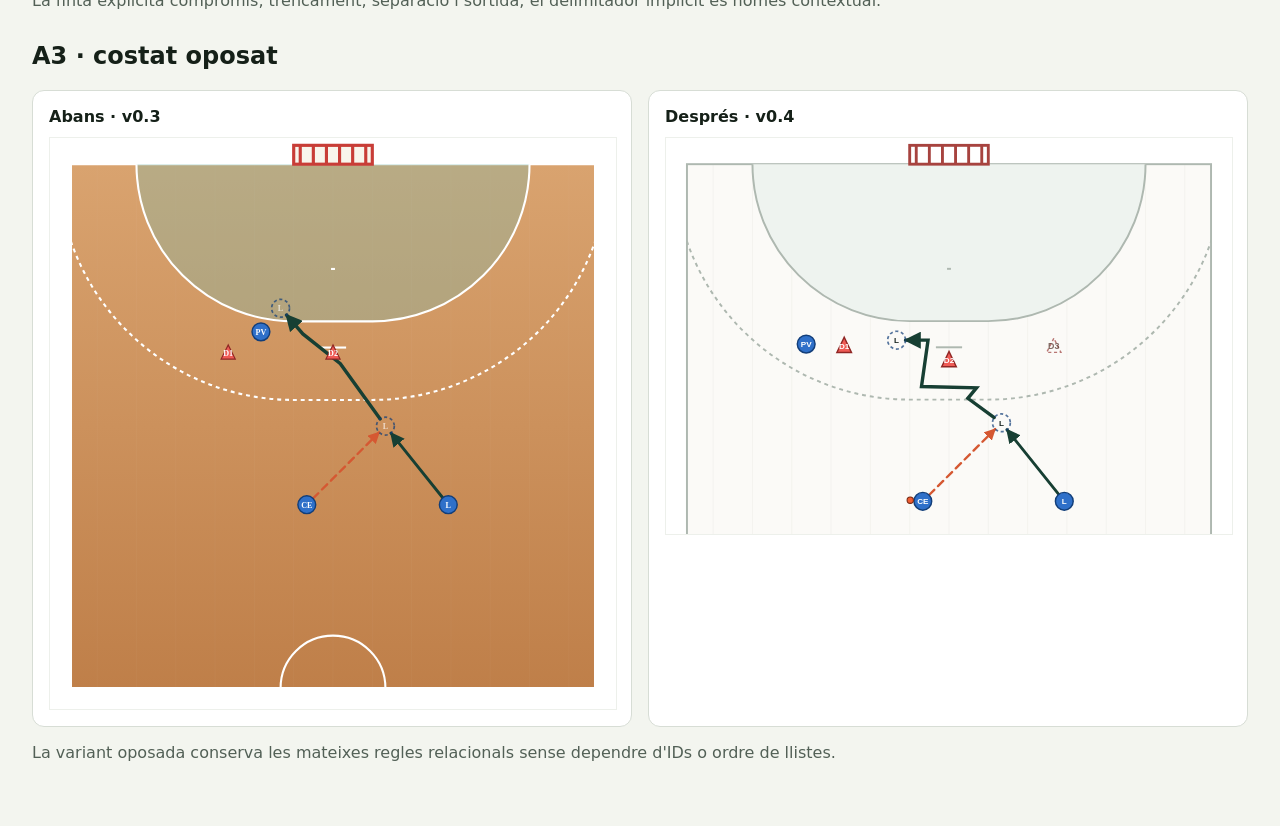
<file: examples/general-geometry/comparison.html>
<!doctype html>
<html lang="ca">
<head>
  <meta charset="utf-8">
  <meta name="viewport" content="width=device-width, initial-scale=1">
  <title>TRAÇA · Comparació geometria v0.3 → v0.4</title>
  <style>
    :root { color-scheme: light; font-family: system-ui, sans-serif; }
    body { margin: 0; padding: 2rem; color: #152018; background: #f3f5ef; }
    main { max-width: 1320px; margin: 0 auto; }
    h1 { margin: 0 0 .35rem; }
    .intro, .note { color: #526056; }
    section { margin: 2rem 0; }
    .pair { display: grid; grid-template-columns: repeat(2, minmax(0, 1fr)); gap: 1rem; }
    figure { margin: 0; padding: 1rem; background: white; border: 1px solid #d7ddd5; border-radius: 12px; }
    figcaption { margin-bottom: .7rem; font-weight: 700; }
    img { display: block; width: 100%; height: auto; border: 1px solid #edf0eb; }
    a { color: #155b35; }
    @media (max-width: 820px) { body { padding: 1rem; } .pair { grid-template-columns: 1fr; } }
  </style>
</head>
<body>
  <main>
    <h1>Geometria general v0.3 → v0.4</h1>
    <p class="intro">L'esquerra reprodueix el commit 06b4c88; la dreta mostra la sortida actual del mateix pipeline.</p>

    <section>
      <h2>A1 · passada i recepció</h2>
      <div class="pair">
        <figure><figcaption>Abans · v0.3</figcaption><a href="comparison/a1-pass-reception-v0.3.svg"><img src="comparison/a1-pass-reception-v0.3.svg" alt="A1 v0.3"></a></figure>
        <figure><figcaption>Després · v0.4</figcaption><a href="a1-pass-reception.svg"><img src="a1-pass-reception.svg" alt="A1 v0.4"></a></figure>
      </div>
      <p class="note">B1 és única i la vista conserva només la profunditat útil.</p>
    </section>

    <section>
      <h2>A2 · recepció, finta i 2x1</h2>
      <div class="pair">
        <figure><figcaption>Abans · v0.3</figcaption><a href="comparison/a2-reception-feint-2x1-v0.3.svg"><img src="comparison/a2-reception-feint-2x1-v0.3.svg" alt="A2 v0.3"></a></figure>
        <figure><figcaption>Després · v0.4</figcaption><a href="a2-reception-feint-2x1.svg"><img src="a2-reception-feint-2x1.svg" alt="A2 v0.4"></a></figure>
      </div>
      <p class="note">La finta explicita compromís, trencament, separació i sortida; el delimitador implícit és només contextual.</p>
    </section>

    <section>
      <h2>A3 · costat oposat</h2>
      <div class="pair">
        <figure><figcaption>Abans · v0.3</figcaption><a href="comparison/a3-opposite-side-v0.3.svg"><img src="comparison/a3-opposite-side-v0.3.svg" alt="A3 v0.3"></a></figure>
        <figure><figcaption>Després · v0.4</figcaption><a href="a3-opposite-side.svg"><img src="a3-opposite-side.svg" alt="A3 v0.4"></a></figure>
      </div>
      <p class="note">La variant oposada conserva les mateixes regles relacionals sense dependre d'IDs o ordre de llistes.</p>
    </section>
  </main>
</body>
</html>
</file>
